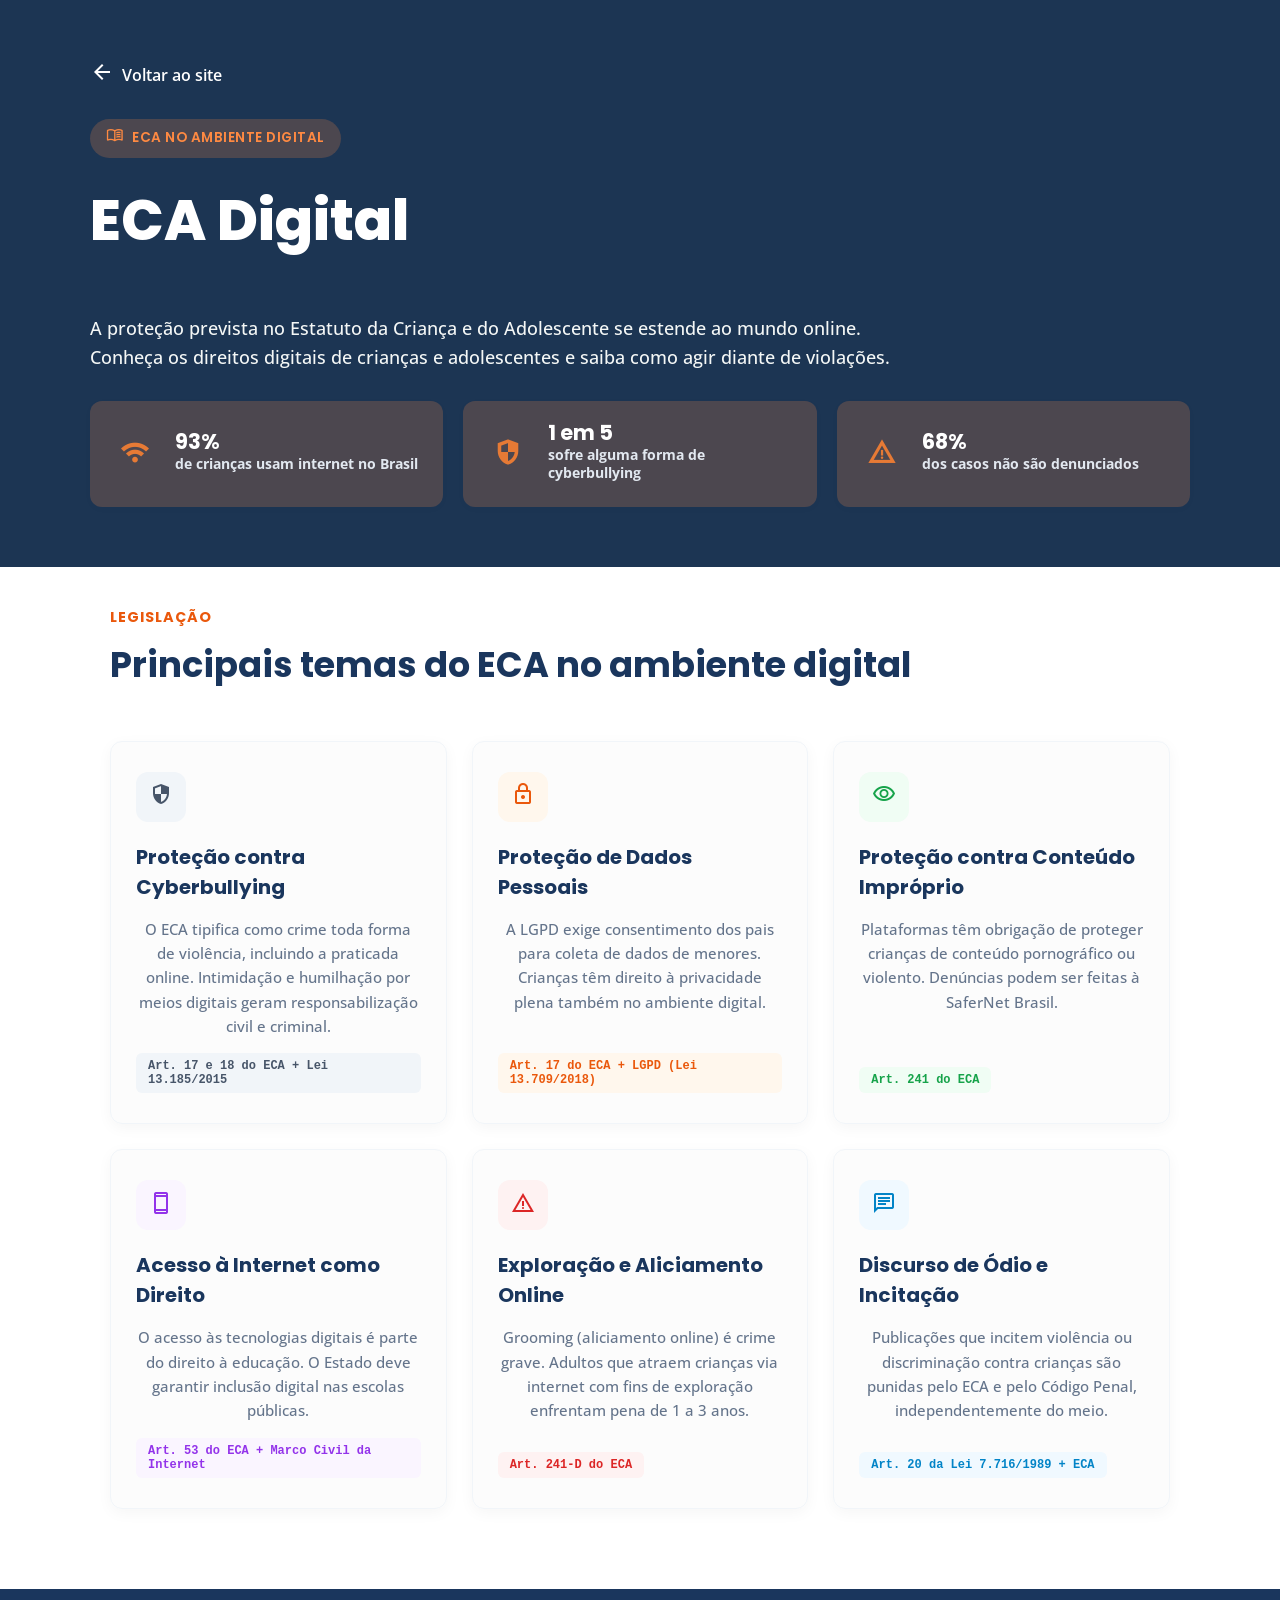
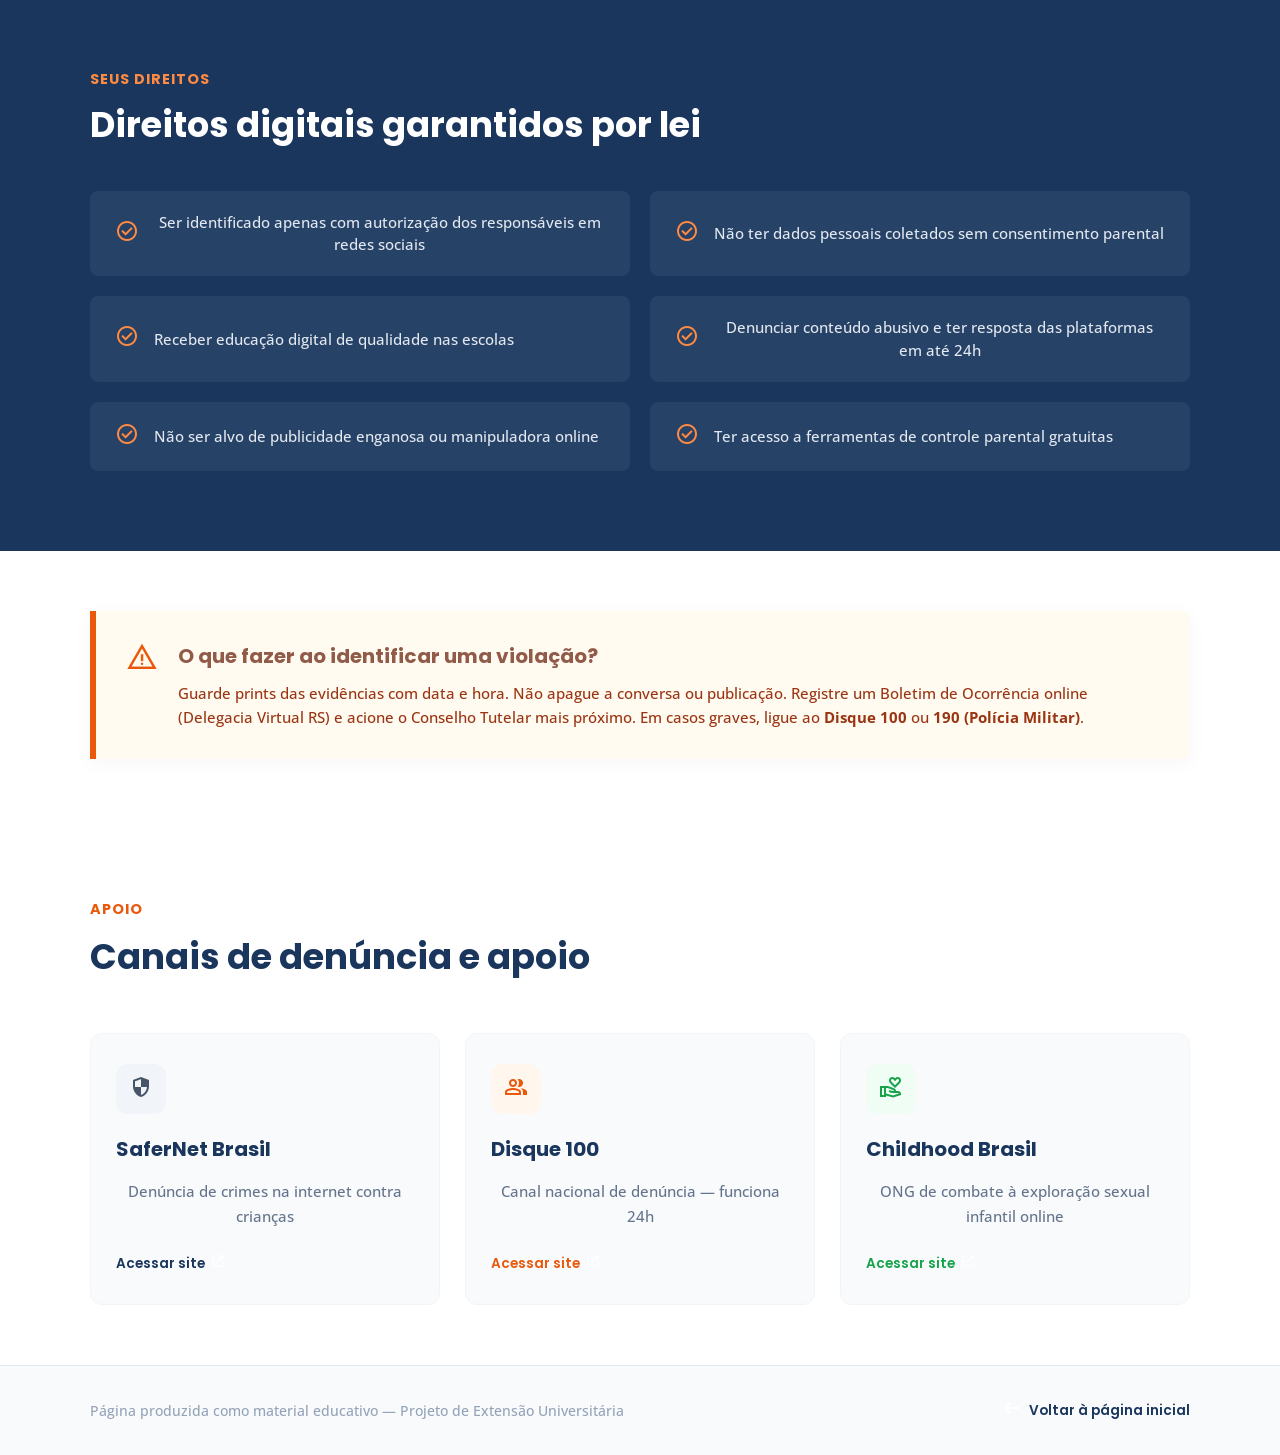
<file: eca-digital.html>
<!doctype html>
<html lang="pt-BR">
  <head>
    <meta charset="UTF-8" />
    <meta name="viewport" content="width=device-width, initial-scale=1.0" />
    <title>ECA Digital - Fundação Pão dos Pobres</title>
    <link
      rel="stylesheet"
      href="https://fonts.googleapis.com/css2?family=Material+Symbols+Outlined:opsz,wght,FILL,GRAD@24,400,0,0"
    />
    <link
      href="https://fonts.googleapis.com/css2?family=Open+Sans:ital,wght@0,300..800;1,300..800&family=Poppins:ital,wght@0,100..900;1,100..900&display=swap"
      rel="stylesheet"
    />
    <link rel="stylesheet" href="style.css" />
  </head>
  <body>
    <main>
      <section class="hero-eca-digital">
        <div class="container-hero-digital">
          <a href="index.html" class="link-voltar-escuro">
            <span class="material-symbols-outlined">arrow_back</span>
            Voltar ao site
          </a>

          <div class="tag-digital">
            <span class="material-symbols-outlined">menu_book</span>
            ECA NO AMBIENTE DIGITAL
          </div>

          <h1>ECA Digital</h1>
          <p class="descricao-hero-digital">
            A proteção prevista no Estatuto da Criança e do Adolescente se
            estende ao mundo online. Conheça os direitos digitais de crianças e
            adolescentes e saiba como agir diante de violações.
          </p>

          <div class="stats-grid-digital">
            <div class="stat-card">
              <div class="stat-icon-bg">
                <span class="material-symbols-outlined">wifi</span>
              </div>
              <div class="stat-text">
                <strong>93%</strong>
                <span>de crianças usam internet no Brasil</span>
              </div>
            </div>

            <div class="stat-card">
              <div class="stat-icon-bg">
                <span class="material-symbols-outlined">security</span>
              </div>
              <div class="stat-text">
                <strong>1 em 5</strong>
                <span>sofre alguma forma de cyberbullying</span>
              </div>
            </div>

            <div class="stat-card">
              <div class="stat-icon-bg">
                <span class="material-symbols-outlined">warning</span>
              </div>
              <div class="stat-text">
                <strong>68%</strong>
                <span>dos casos não são denunciados</span>
              </div>
            </div>
          </div>
        </div>
      </section>

      <section class="secao-temas-digitais">
        <div class="cabecalho-secao">
          <span
            style="
              font-family: &quot;Poppins&quot;, sans-serif;
              color: #ea580c;
              font-weight: bold;
              font-size: 0.9rem;
              letter-spacing: 1px;
              text-transform: uppercase;
            "
            >Legislação</span
          >
          <h2>Principais temas do ECA no ambiente digital</h2>
        </div>

        <div class="grid-temas-digitais">
          <div class="card-tema-digital">
            <div class="icone-bg bg-cinza">
              <span class="material-symbols-outlined">security</span>
            </div>
            <h3>Proteção contra Cyberbullying</h3>
            <p>
              O ECA tipifica como crime toda forma de violência, incluindo a
              praticada online. Intimidação e humilhação por meios digitais
              geram responsabilização civil e criminal.
            </p>
            <div class="badge-lei badge-cinza">
              Art. 17 e 18 do ECA + Lei 13.185/2015
            </div>
          </div>

          <div class="card-tema-digital">
            <div class="icone-bg bg-laranja">
              <span class="material-symbols-outlined">lock</span>
            </div>
            <h3>Proteção de Dados Pessoais</h3>
            <p>
              A LGPD exige consentimento dos pais para coleta de dados de
              menores. Crianças têm direito à privacidade plena também no
              ambiente digital.
            </p>
            <div class="badge-lei badge-laranja">
              Art. 17 do ECA + LGPD (Lei 13.709/2018)
            </div>
          </div>

          <div class="card-tema-digital">
            <div class="icone-bg bg-verde">
              <span class="material-symbols-outlined">visibility</span>
            </div>
            <h3>Proteção contra Conteúdo Impróprio</h3>
            <p>
              Plataformas têm obrigação de proteger crianças de conteúdo
              pornográfico ou violento. Denúncias podem ser feitas à SaferNet
              Brasil.
            </p>
            <div class="badge-lei badge-verde">Art. 241 do ECA</div>
          </div>

          <div class="card-tema-digital">
            <div class="icone-bg bg-roxo">
              <span class="material-symbols-outlined">smartphone</span>
            </div>
            <h3>Acesso à Internet como Direito</h3>
            <p>
              O acesso às tecnologias digitais é parte do direito à educação. O
              Estado deve garantir inclusão digital nas escolas públicas.
            </p>
            <div class="badge-lei badge-roxo">
              Art. 53 do ECA + Marco Civil da Internet
            </div>
          </div>

          <div class="card-tema-digital">
            <div class="icone-bg bg-vermelho">
              <span class="material-symbols-outlined">warning</span>
            </div>
            <h3>Exploração e Aliciamento Online</h3>
            <p>
              Grooming (aliciamento online) é crime grave. Adultos que atraem
              crianças via internet com fins de exploração enfrentam pena de 1 a
              3 anos.
            </p>
            <div class="badge-lei badge-vermelho">Art. 241-D do ECA</div>
          </div>

          <div class="card-tema-digital">
            <div class="icone-bg bg-azul">
              <span class="material-symbols-outlined">chat</span>
            </div>
            <h3>Discurso de Ódio e Incitação</h3>
            <p>
              Publicações que incitem violência ou discriminação contra crianças
              são punidas pelo ECA e pelo Código Penal, independentemente do
              meio.
            </p>
            <div class="badge-lei badge-azul">
              Art. 20 da Lei 7.716/1989 + ECA
            </div>
          </div>
        </div>
      </section>

      <section class="secao-direitos-digitais">
        <div class="container-direitos">
          <div class="cabecalho-direitos">
            <span class="tag-seus-direitos">Seus Direitos</span>
            <h2>Direitos digitais garantidos por lei</h2>
          </div>

          <div class="grid-lista-direitos">
            <div class="item-direito">
              <span class="material-symbols-outlined icone-check"
                >check_circle</span
              >
              <p>
                Ser identificado apenas com autorização dos responsáveis em
                redes sociais
              </p>
            </div>
            <div class="item-direito">
              <span class="material-symbols-outlined icone-check"
                >check_circle</span
              >
              <p>Não ter dados pessoais coletados sem consentimento parental</p>
            </div>
            <div class="item-direito">
              <span class="material-symbols-outlined icone-check"
                >check_circle</span
              >
              <p>Receber educação digital de qualidade nas escolas</p>
            </div>
            <div class="item-direito">
              <span class="material-symbols-outlined icone-check"
                >check_circle</span
              >
              <p>
                Denunciar conteúdo abusivo e ter resposta das plataformas em até
                24h
              </p>
            </div>
            <div class="item-direito">
              <span class="material-symbols-outlined icone-check"
                >check_circle</span
              >
              <p>Não ser alvo de publicidade enganosa ou manipuladora online</p>
            </div>
            <div class="item-direito">
              <span class="material-symbols-outlined icone-check"
                >check_circle</span
              >
              <p>Ter acesso a ferramentas de controle parental gratuitas</p>
            </div>
          </div>
        </div>
      </section>

      <section class="secao-alerta-violacao">
        <div class="container-alerta">
          <div class="caixa-alerta">
            <div class="alerta-icone">
              <span class="material-symbols-outlined">warning</span>
            </div>
            <div class="alerta-conteudo">
              <h3>O que fazer ao identificar uma violação?</h3>
              <p>
                Guarde prints das evidências com data e hora. Não apague a
                conversa ou publicação. Registre um Boletim de Ocorrência online
                (Delegacia Virtual RS) e acione o Conselho Tutelar mais próximo.
                Em casos graves, ligue ao <strong>Disque 100</strong> ou
                <strong>190 (Polícia Militar)</strong>.
              </p>
            </div>
          </div>
        </div>
      </section>
      <section class="secao-apoio">
        <div class="container-apoio">
          <div class="cabecalho-secao">
            <span
              style="
                font-family: &quot;Poppins&quot;, sans-serif;
                color: #ea580c;
                font-weight: bold;
                font-size: 0.9rem;
                letter-spacing: 1px;
                text-transform: uppercase;
              "
              >Apoio</span
            >
            <h2>Canais de denúncia e apoio</h2>
          </div>

          <div class="grid-canais-apoio">
            <div class="card-apoio">
              <div class="icone-bg bg-cinza">
                <span class="material-symbols-outlined">security</span>
              </div>
              <h3>SaferNet Brasil</h3>
              <p>Denúncia de crimes na internet contra crianças</p>
              <a
                href="https://new.safernet.org.br/"
                target="_blank"
                class="link-externo link-cinza"
                >Acessar site
                <span class="material-symbols-outlined">open_in_new</span></a
              >
            </div>

            <div class="card-apoio">
              <div class="icone-bg bg-laranja">
                <span class="material-symbols-outlined">group</span>
              </div>
              <h3>Disque 100</h3>
              <p>Canal nacional de denúncia — funciona 24h</p>
              <a
                href="https://www.gov.br/mdh/pt-br/ondh"
                target="_blank"
                class="link-externo link-laranja"
                >Acessar site
                <span class="material-symbols-outlined">open_in_new</span></a
              >
            </div>

            <div class="card-apoio">
              <div class="icone-bg bg-verde">
                <span class="material-symbols-outlined"
                  >volunteer_activism</span
                >
              </div>
              <h3>Childhood Brasil</h3>
              <p>ONG de combate à exploração sexual infantil online</p>
              <a
                href="https://www.childhood.org.br/"
                target="_blank"
                class="link-externo link-verde"
                >Acessar site
                <span class="material-symbols-outlined">open_in_new</span></a
              >
            </div>
          </div>
        </div>
      </section>
    </main>
    <footer class="rodape-simples">
      <div class="container-rodape">
        <p>
          Página produzida como material educativo — Projeto de Extensão
          Universitária
        </p>
        <a href="index.html" class="link-voltar-rodape">
          <span class="material-symbols-outlined">arrow_left_alt</span> Voltar à
          página inicial
        </a>
      </div>
    </footer>
  </body>
</html>
</file>
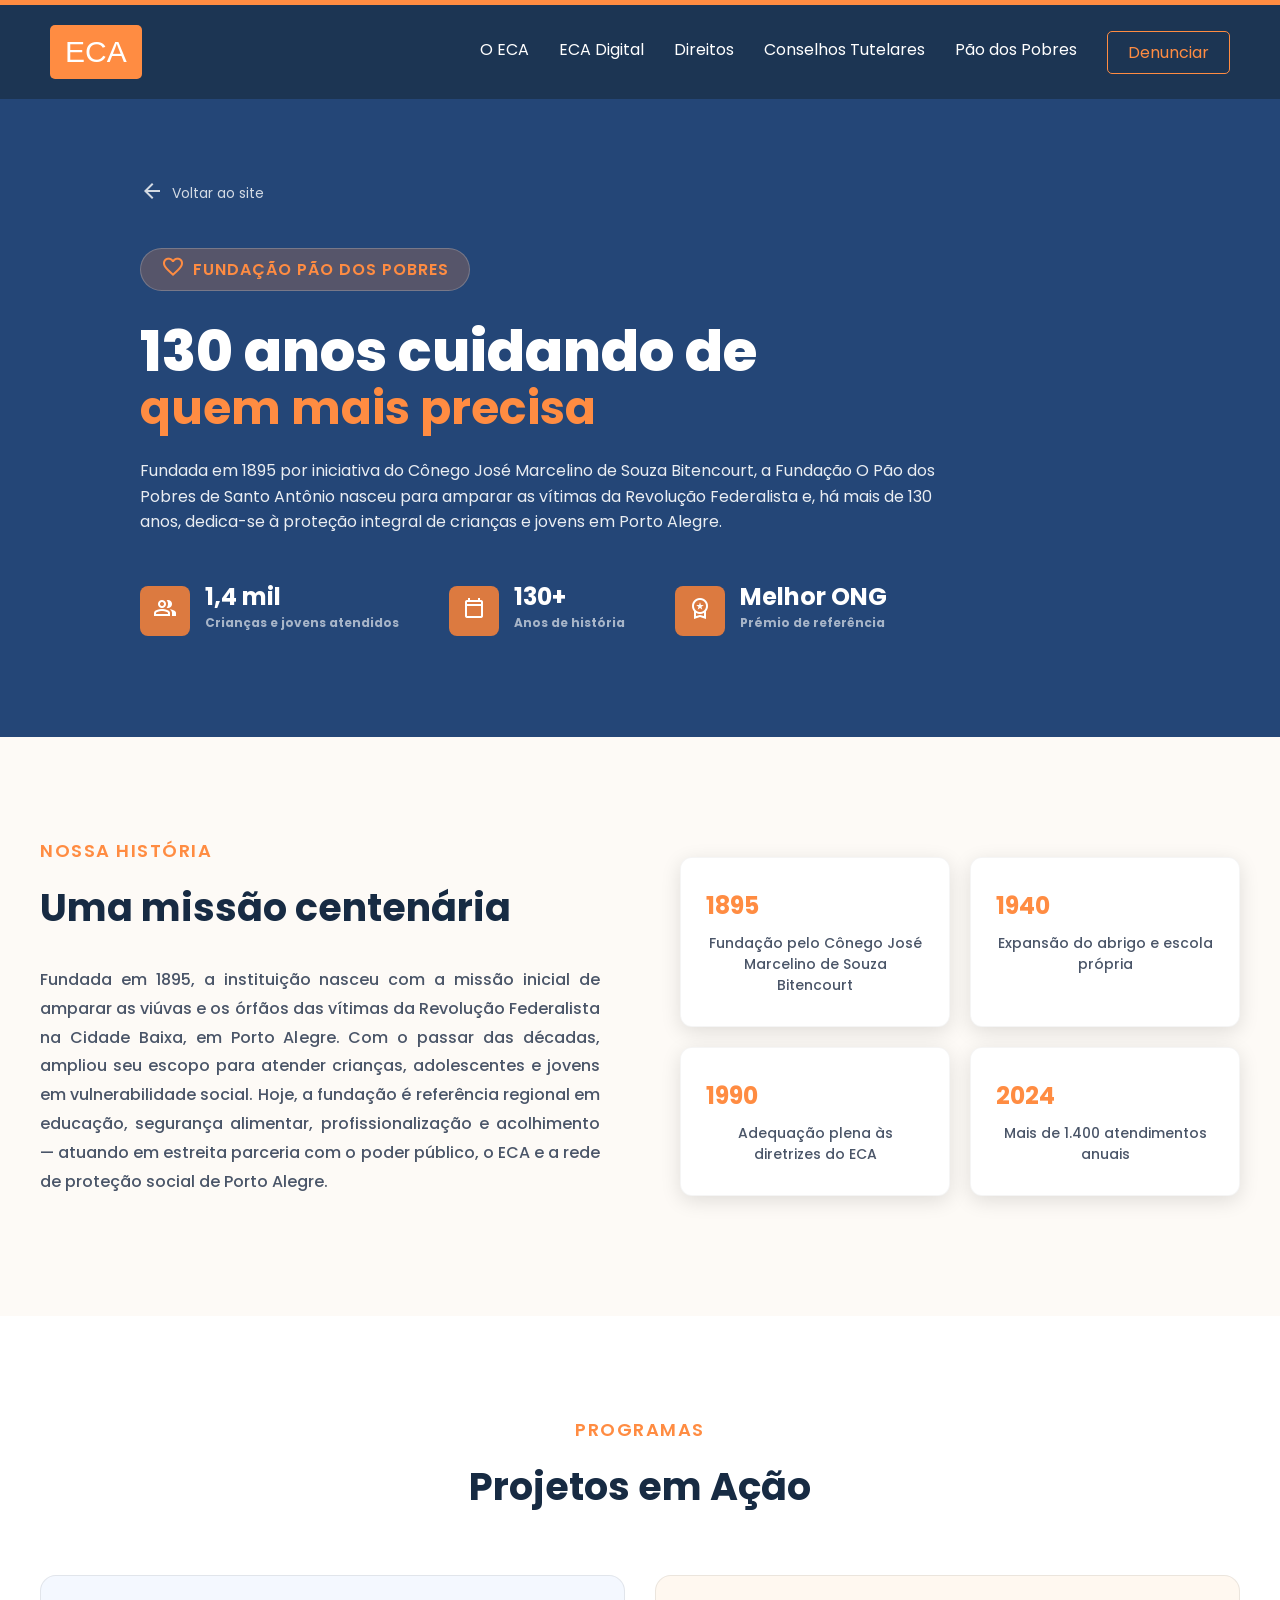
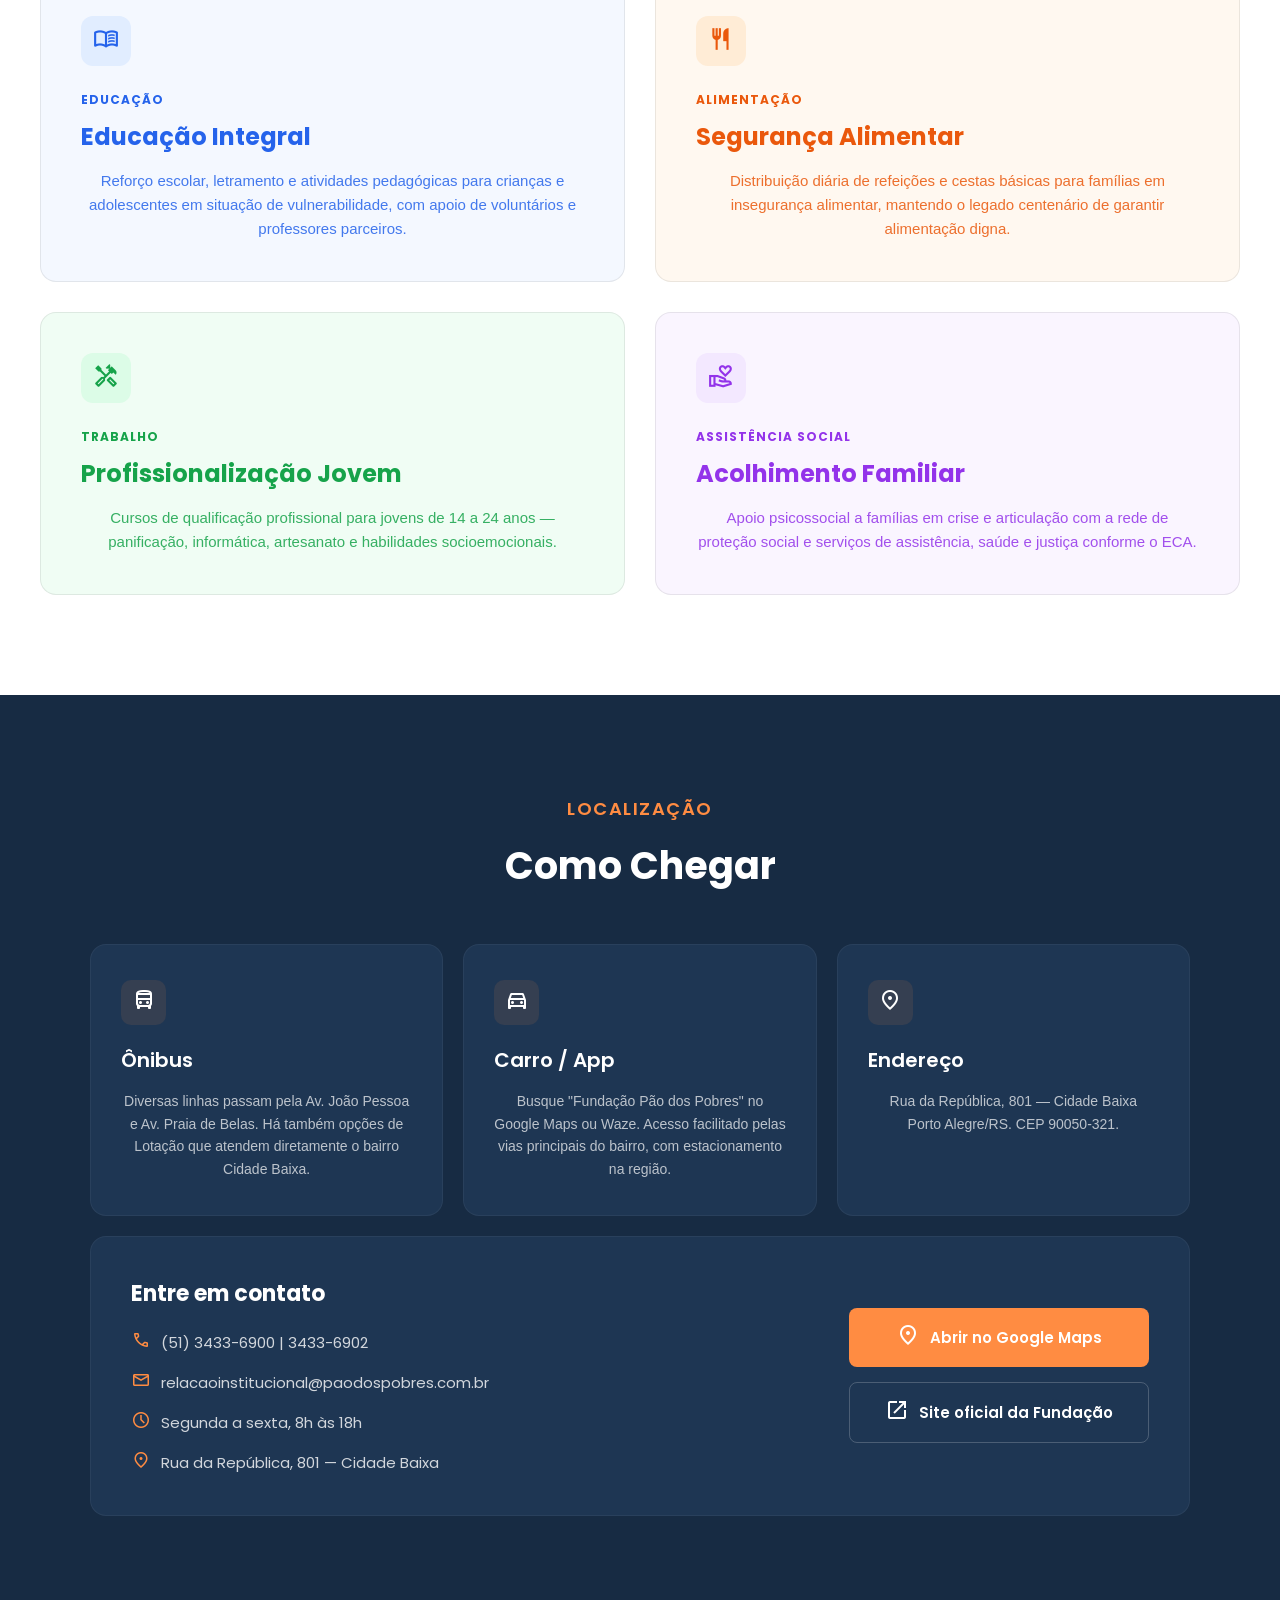
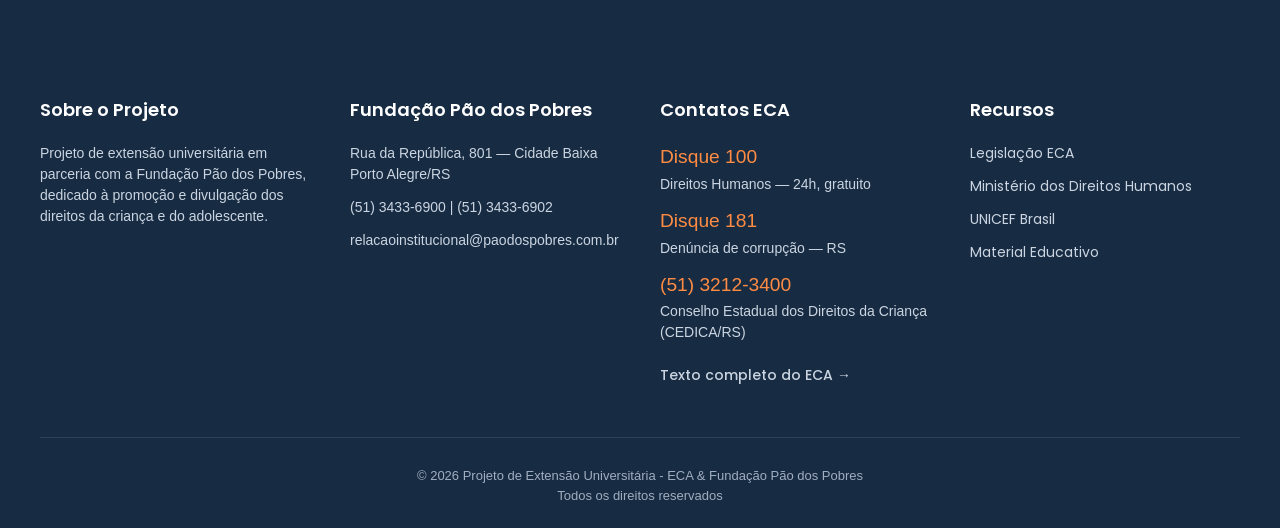
<file: fundacao.html>
<!doctype html>
<html lang="pt-BR">
  <head>
    <meta charset="UTF-8" />
    <meta name="viewport" content="width=device-width, initial-scale=1.0" />
    <title>Fundação Pão dos Pobres - ECA</title>

    <link rel="preconnect" href="https://fonts.googleapis.com" />
    <link rel="preconnect" href="https://fonts.gstatic.com" crossorigin />
    <link
      rel="stylesheet"
      href="https://fonts.googleapis.com/css2?family=Material+Symbols+Outlined:opsz,wght,FILL,GRAD@24,400,0,0"
    />
    <link
      href="https://fonts.googleapis.com/css2?family=Open+Sans:ital,wght@0,300..800;1,300..800&family=Poppins:ital,wght@0,100;0,200;0,300;0,400;0,500;0,600;0,700;0,800;0,900;1,100;1,200;1,300;1,400;1,500;1,600;1,700;1,800;1,900&display=swap"
      rel="stylesheet"
    />

    <link rel="stylesheet" href="style.css" />
  </head>
  <body>
    <nav class="barra-navegacao">
      <div class="area-logo">
        <div class="texto-logo">
          <p>ECA</p>
        </div>
      </div>
      <div class="menu-navegacao">
        <a href="index.html">O ECA</a>
        <a href="eca-digital.html">ECA Digital</a>
        <a href="index.html#direitos">Direitos</a>
        <a href="index.html#conselhos-tutelares">Conselhos Tutelares</a>
        <a href="#">Pão dos Pobres</a>
        <a href="index.html#denunciar" class="btn-denunciar">Denunciar</a>
      </div>
    </nav>

    <main>
      <section class="hero-fundacao">
        <div class="container-hero">
          <a href="index.html" class="link-voltar">
            <span class="material-symbols-outlined">arrow_back</span>
            Voltar ao site
          </a>

          <div class="tag-fundacao">
            <span class="material-symbols-outlined">favorite</span>
            FUNDAÇÃO PÃO DOS POBRES
          </div>

          <h1>
            130 anos cuidando de<br /><span class="texto-laranja-hero"
              >quem mais precisa</span
            >
          </h1>

         <p class="descricao-hero">Fundada em 1895 por iniciativa do Cônego José Marcelino de Souza Bitencourt, a Fundação O Pão dos Pobres de Santo Antônio nasceu para amparar as vítimas da Revolução Federalista e, há mais de 130 anos, dedica-se à proteção integral de crianças e jovens em Porto Alegre.</p>

          <div class="linha-estatisticas">
            <div class="item-estatistica">
              <div class="icone-caixa">
                <span class="material-symbols-outlined">group</span>
              </div>
              <div class="texto-estatistica">
                <strong>1,4 mil</strong>
                <span>Crianças e jovens atendidos</span>
              </div>
            </div>

            <div class="item-estatistica">
              <div class="icone-caixa">
                <span class="material-symbols-outlined">calendar_today</span>
              </div>
              <div class="texto-estatistica">
                <strong>130+</strong>
                <span>Anos de história</span>
              </div>
            </div>

            <div class="item-estatistica">
              <div class="icone-caixa">
                <span class="material-symbols-outlined">workspace_premium</span>
              </div>
              <div class="texto-estatistica">
                <strong>Melhor ONG</strong>
                <span>Prémio de referência</span>
              </div>
            </div>
          </div>
        </div>
      </section>

      <section class="secao-missao">
        <div class="container-grid-missao">
          <div class="coluna-texto-missao">
            <span class="kicker-laranja">Nossa História</span>
            <h2>Uma missão centenária</h2>
            <p>
              Fundada em 1895, a instituição nasceu com a missão inicial de
              amparar as viúvas e os órfãos das vítimas da Revolução Federalista
              na Cidade Baixa, em Porto Alegre. Com o passar das décadas,
              ampliou seu escopo para atender crianças, adolescentes e jovens em
              vulnerabilidade social. Hoje, a fundação é referência regional em
              educação, segurança alimentar, profissionalização e acolhimento —
              atuando em estreita parceria com o poder público, o ECA e a rede
              de proteção social de Porto Alegre.
            </p>
          </div>

          <div class="coluna-cards-missao">
            <div class="card-ano">
              <span class="ano-destaque">1895</span>
              <p>Fundação pelo Cônego José Marcelino de Souza Bitencourt</p>
            </div>

            <div class="card-ano">
              <span class="ano-destaque">1940</span>
              <p>Expansão do abrigo e escola própria</p>
            </div>

            <div class="card-ano">
              <span class="ano-destaque">1990</span>
              <p>Adequação plena às diretrizes do ECA</p>
            </div>

            <div class="card-ano">
              <span class="ano-destaque">2024</span>
              <p>Mais de 1.400 atendimentos anuais</p>
            </div>
          </div>
        </div>
      </section>

      <section class="secao-programas">
        <div class="cabecalho-programas">
          <span class="kicker-laranja">PROGRAMAS</span>
          <h2>Projetos em Ação</h2>
        </div>

        <div class="grid-programas">
          <div class="card-projeto card-azul">
            <div class="icone-projeto">
              <span class="material-symbols-outlined">menu_book</span>
            </div>
            <span class="categoria-projeto">Educação</span>
            <h3>Educação Integral</h3>
            <p>
              Reforço escolar, letramento e atividades pedagógicas para crianças
              e adolescentes em situação de vulnerabilidade, com apoio de
              voluntários e professores parceiros.
            </p>
          </div>

          <div class="card-projeto card-laranja">
            <div class="icone-projeto">
              <span class="material-symbols-outlined">restaurant</span>
            </div>
            <span class="categoria-projeto">Alimentação</span>
            <h3>Segurança Alimentar</h3>
            <p>
              Distribuição diária de refeições e cestas básicas para famílias em
              insegurança alimentar, mantendo o legado centenário de garantir
              alimentação digna.
            </p>
          </div>

          <div class="card-projeto card-verde">
            <div class="icone-projeto">
              <span class="material-symbols-outlined">handyman</span>
            </div>
            <span class="categoria-projeto">Trabalho</span>
            <h3>Profissionalização Jovem</h3>
            <p>
              Cursos de qualificação profissional para jovens de 14 a 24 anos —
              panificação, informática, artesanato e habilidades
              socioemocionais.
            </p>
          </div>

          <div class="card-projeto card-roxo">
            <div class="icone-projeto">
              <span class="material-symbols-outlined">volunteer_activism</span>
            </div>
            <span class="categoria-projeto">Assistência Social</span>
            <h3>Acolhimento Familiar</h3>
            <p>
              Apoio psicossocial a famílias em crise e articulação com a rede de
              proteção social e serviços de assistência, saúde e justiça
              conforme o ECA.
            </p>
          </div>
        </div>
      </section>

      

      <section class="secao-localizacao">
        
        <div class="cabecalho-localizacao">
          <span class="kicker-laranja">LOCALIZAÇÃO</span>
          <h2>Como Chegar</h2>
        </div>

        <div class="container-localizacao">
          
          <!-- Grelha de 3 Cartões Superiores -->
          <div class="grid-cards-loc">
            
            <div class="card-loc">
              <div class="icone-loc"><span class="material-symbols-outlined">directions_bus</span></div>
              <h3>Ônibus</h3>
              <p>Diversas linhas passam pela Av. João Pessoa e Av. Praia de Belas. Há também opções de Lotação que atendem diretamente o bairro Cidade Baixa.</p>
            </div>

            <div class="card-loc">
              <div class="icone-loc"><span class="material-symbols-outlined">directions_car</span></div>
              <h3>Carro / App</h3>
              <p>Busque "Fundação Pão dos Pobres" no Google Maps ou Waze. Acesso facilitado pelas vias principais do bairro, com estacionamento na região.</p>
            </div>

            <div class="card-loc">
              <div class="icone-loc"><span class="material-symbols-outlined">location_on</span></div>
              <h3>Endereço</h3>
              <p>Rua da República, 801 — Cidade Baixa<br>Porto Alegre/RS. CEP 90050-321.</p>
            </div>

          </div>

          <!-- Cartão Amplo Inferior (Contato e Botões) -->
          <div class="card-contato-amplo">
            
            <div class="info-contato">
              <h3>Entre em contato</h3>
              <ul>
                <li><span class="material-symbols-outlined">call</span> (51) 3433-6900 | 3433-6902</li>
                <li><span class="material-symbols-outlined">mail</span> relacaoinstitucional@paodospobres.com.br</li>
                <li><span class="material-symbols-outlined">schedule</span> Segunda a sexta, 8h às 18h</li>
                <li><span class="material-symbols-outlined">location_on</span> Rua da República, 801 — Cidade Baixa</li>
              </ul>
            </div>

            <div class="botoes-contato">
              <a href="https://maps.app.goo.gl/exemplo-maps" target="_blank" class="btn-primario-loc">
                <span class="material-symbols-outlined">location_on</span> Abrir no Google Maps
              </a>
              <a href="https://www.paodospobres.org.br" target="_blank" class="btn-secundario-loc">
                <span class="material-symbols-outlined">open_in_new</span> Site oficial da Fundação
              </a>
            </div>

          </div>

        </div>
      </section>

      
    </main>

    <footer class="rodape-principal">
        
        <div class="grid-rodape">
            
            <div class="coluna-rodape">
                <h4>Sobre o Projeto</h4>
                <p>Projeto de extensão universitária em parceria com a Fundação Pão dos Pobres, dedicado à promoção e divulgação dos direitos da criança e do adolescente.</p>
            </div>

            <div class="coluna-rodape">
                <h4>Fundação Pão dos Pobres</h4>
                <p>Rua da República, 801 — Cidade Baixa<br>Porto Alegre/RS</p>
                <p>(51) 3433-6900 | (51) 3433-6902</p>
                <p>relacaoinstitucional@paodospobres.com.br</p>
            </div>

            <div class="coluna-rodape">
                <h4>Contatos ECA</h4>
                <p><span class="texto-laranja">Disque 100</span>Direitos Humanos — 24h, gratuito</p>
                <p><span class="texto-laranja">Disque 181</span>Denúncia de corrupção — RS</p>
                <p><span class="texto-laranja">(51) 3212-3400</span>Conselho Estadual dos Direitos da Criança (CEDICA/RS)</p>
                <a href="https://www.planalto.gov.br/ccivil_03/leis/l8069.htm" target="_blank" class="link-laranja-rodape">Texto completo do ECA &rarr;</a>
            </div>

            <div class="coluna-rodape">
                <h4>Recursos</h4>
                <ul class="lista-recursos">
                    <li><a href="https://www.planalto.gov.br/ccivil_03/leis/l8069.htm" target="_blank">Legislação ECA</a></li>
                    <li><a href="https://www.gov.br/mdh/pt-br" target="_blank">Ministério dos Direitos Humanos</a></li>
                    <li><a href="https://www.unicef.org/brazil/" target="_blank">UNICEF Brasil</a></li>
                    <li><a href="https://www.unicef.org/brazil/relatorios/estatuto-da-crianca-e-do-adolescente-turma-da-monica" target="_blank">Material Educativo</a></li>
                </ul>
            </div>

        </div> 
        <div class="rodape-bottom">
            <p>&copy; 2026 Projeto de Extensão Universitária - ECA & Fundação Pão dos Pobres</p>
            <p>Todos os direitos reservados</p>
        </div>
        
    </footer>
  </body>
</html>
</file>
<file: style.css>
html {
  scroll-behavior: smooth;
}

* {
  box-sizing: border-box;
  margin: 0;
  padding: 0;
}

.cabecalho-principal {
  background:
    linear-gradient(rgba(0, 0, 0, 0.747), rgba(8, 10, 12, 0.637)),
    url("grupo-crianças-correndo.jpg");
  background-size: cover;
  background-position: center;
  background-blend-mode: multiply;
  color: #ffffff;
  padding: 80px 20px;
  text-align: left;
}

.barra-navegacao {
  display: flex;
  justify-content: space-between;
  align-items: center;
  padding: 20px 50px;
  background-color: #1c3553;
  border-top: 5px solid #ff8c42;
  position: sticky;
  top: 0;
  z-index: 1000;
}

.menu-navegacao {
  display: flex;
  gap: 30px;
  align-items: center;
}
a {
  text-decoration: none;
  color: white;
  font-family: "Poppins", sans-serif;
}

.menu-navegacao a:not(.btn-denunciar) {
  position: relative;
  text-decoration: none;
  color: white;
  font-family: "Poppins", sans-serif;
  padding-bottom: 5px;
}

.menu-navegacao a:not(.btn-denunciar)::after {
  content: ""; 
  position: absolute;
  left: 0; 
  bottom: 0; 
  height: 2px;
  background-color: #ff8c42;
  width: 0%;
  transition: width 0.3s ease;
}

.menu-navegacao a:not(.btn-denunciar):hover::after {
  width: 100%; 
}

.link-menu-header:hover {
  color: #ff8c42;
}

.area-destaque {
  display: flex;
  flex-direction: column;
  align-items: center;
  gap: 30px;
  padding-bottom: 60px;
}

.btn-saiba-mais {
  background-color: #ff8c42;
  color: white;
  padding: 12px 30px;
  border-radius: 5px;
  font-weight: bold;
}

.texto-logo {
  background-color: #ff8c42;
  padding: 10px 15px;
  border-radius: 5px;
  font-weight: bold;
  display: flex;
  align-items: center;
  justify-content: center;
}

.texto-logo p {
  color: white;
  margin: 0;
}

.btn-denunciar {
  border: 1px solid #ff8c42;
  padding: 8px 20px;
  border-radius: 5px;
  color: #ff8c42;
  transition: all 0.3s ease;
}

.btn-denunciar:hover {
  background-color: #ff8c42;
  color: white;
}

.container {
  max-width: 1000px;
  margin: 0 auto;
}

.subtitulo-header {
  text-align: center;
  color: #e2e8f0;
}

h1 {
  text-align: center;
  color: #ffffff;
  font-family: "Poppins", sans-serif;
  font-size: 28px;
  margin-bottom: 20px;
  margin-top: 20px;
  font-weight: 400;
}

h2 {
  text-align: center;
  color: rgb(255, 255, 255);
  font-family: "Poppins", sans-serif;
  font-size: 18px;
  margin-bottom: 10px;
  font-weight: 400;
  margin-top: 5px;
}

body {
  background-color: #ffffff;
  margin: 0;
  color: black;
}

p {
  text-align: center;
  color: #1a3a5a;
  font-size: 30px;
  font-family: "Segoe UI", sans-serif;
  margin-bottom: 10px;
  margin-top: 30px;
  font-weight: 500;
}

.main {
  display: grid;
  grid-template-columns: repeat(2, 1fr);
  gap: 30px;
  max-width: 1300px; 
  margin: 0 auto; 
  padding: 20px;
  background-color: #ffffff;
}

.card {
  width: 100%;
  border-radius: 15px;
  border: 1.5px solid #f4eeeb;
  border-width: 2px;
  padding: 25px;
  background-color: rgba(255, 255, 255, 0.703);
  box-shadow: 0 8px 15px rgba(179, 162, 162, 0.05);
  transition: box-shadow 0.3s ease;
  text-align: left;
}
.card:hover {
  box-shadow: 0 12px 25px rgba(90, 95, 111, 0.181);
  border-color: #ff8c42;
}

.card-header {
  display: flex;
  align-items: center;
  gap: 40px;
  margin-bottom: 15px;
  font-family: "Segoe UI", sans-serif;
}

.icone-card {
  background-color: #fff0e6;
  color: #ff8c42;
  width: 60px;
  height: 60px;
  border-radius: 50%;
  display: flex;
  justify-content: center;
  align-items: center;
  font-size: 32px;
  flex-shrink: 0;
}

.card-title {
  color: #1a3a5a;
  font-size: 1.2rem;
  margin: 0;
  font-family: "Segoe UI", sans-serif;
}

.card-description {
  color: #504d4dd0;
  font-size: 1.1rem;
  line-height: 1.6;
  margin-left: 100px;
  text-align: left;
}

.secao-sobre {
  background-color: #f5f2f2;
  gap: 50px;
  padding: 60px 10%;
  color: #1a3a5a;
}

.secao-sobre h2 {
  color: #1a3a5a;
  font-weight: bold;
  text-align: center;
  font-size: 25px;
  font-family: "Poppins", sans-serif;
}

.coluna-historia h3,
.coluna-impacto h3 {
  color: #1a3a5a;
  font-family: "Poppins", sans-serif;
  font-weight: bolder;
  padding: 40px 20px;
}

.conteudo-sobre {
  display: flex;
  align-items: flex-start;
  gap: 200px;
}

.coluna-historia {
  flex: 1.2;
  text-align: left;
}

.coluna-historia p {
  text-align: left;
  margin-left: 0;
  font-weight: 400;
}

.coluna-impacto {
  flex: 1;
}

.card-pessoas-atendidas,
.card-anos,
.card-programas {
  background-color: white;
  border-radius: 10px;
  box-shadow: 0 4px 15px rgba(0, 0, 0, 0.05);
  margin-bottom: 20px;
  padding: 25px;
  display: flex;
  flex-direction: column;
  align-items: flex-start;
  font-family: "Poppins", sans-serif;
}

span {
  color: #ffffff;
  font-weight: 700;
  font-size: 1.2rem;
  display: block;
  margin-bottom: 5px;
}

.secao-eca-intro {
  background-color: #f4f7f6;
  padding: 80px 20px;
  text-align: center;
}

.container-intro {
  max-width: 800px;
  margin: 0 auto;
}
.tag-lei {
  display: inline-flex;
  align-items: center;
  gap: 8px;
  color: #ff8c42;
  font-weight: bold;
  font-size: 15px;
  letter-spacing: 1px;
  margin-bottom: 20px;
  font-family: "Poppins", sans-serif;
}

.tag-lei span {
  color: #ff8c42;
  font-weight: 300;
}

.secao-eca-intro h2 {
  color: #1c3553;
  font-size: 32px;
  margin-bottom: 25px;
}

.texto-intro {
  color: #504d4dd0;
  font-size: 19px;
  line-height: 1.6;
  font-weight: 490;
  text-align: justify;
}
.container-duas-colunas {
  display: flex;
  gap: 120px;
  max-width: 1300px;
  margin: 60px auto 0 auto;
  text-align: left;
}

.coluna-artigos,
.coluna-historico {
  flex: 1;
}

.item-artigo {
  display: flex;
  gap: 20px;
  align-items: flex-start;
  background-color: white;
  padding: 25px;
  border-radius: 10px;
  box-shadow: 0 4px 15px rbga (0, 0, 0, 0.05);
  margin-bottom: 20px;
}

.tag-artigo {
  background-color: #fff0e6;
  color: #ff8c42;
  padding: 5px 12px;
  border-radius: 5px;
  font-weight: bold;
  font-family: "Poppins", sans-serif;
  font-size: 14px;
  white-space: nowrap;
}

.conteudo-artigo h4 {
  color: #1c3553;
  font-family: "Poppins", sans-serif;
  font-size: 16px;
  margin-top: 0;
  margin-bottom: 8px;
}

.conteudo-artigo p {
  color: #504d4dd0;
  font-size: 14px;
  line-height: 1.6;
  margin: 0;
  text-align: left;
}

.titulo-coluna {
  display: flex;
  align-items: center;
  gap: 10px;
  color: #1c3553;
  font-size: 22px;
  margin-bottom: 30px;
  font-family: "Poppins", sans-serif;
}

.titulo-coluna span {
  color: #ff8c42;
}

.item-historico {
  position: relative;
  border-left: 2px solid #e2e8f0;
  padding-left: 25px;
  padding-bottom: 35px;
}

.item-historico::before {
  content: "";
  position: absolute;
  left: -7px;
  top: 0;
  width: 12px;
  height: 12px;
  background-color: #ff8c42;
  border-radius: 50%;
}
.ano-historico {
  color: #ff8c42;
  font-weight: bold;
  font-family: "Poppins", sans-serif;
  font-size: 16px;
  margin-bottom: 5px;
}

.item-historico p {
  color: #504d4dd0;
  font-size: 15px;
  line-height: 1.5;
  margin: 0;
  text-align: left;
}

.card-curiosidade {
  background-color: #fff8f4;
  border: 1px solid #f2e2d9;
  padding: 25px;
  border-radius: 10px;
  margin-top: 20px;
}

.titulo-curiosidade {
  display: flex;
  align-items: center;
  gap: 8px;
  color: #ff8c42;
  font-family: "Poppins", sans-serif;
  font-size: 16px;
  margin-top: 0;
  margin-bottom: 15px;
}

.card-curiosidade p {
  color: #1c3553;
  font-size: 14.5px;
  line-height: 1.6;
  margin: 0;
  font-weight: 400;
  text-align: left;
}

.card-alerta {
  background-color: #fff0f0;
  border: 1px solid #ffd6d6;
  padding: 25px;
  border-radius: 10px;
  margin-top: 20px;
}

.titulo-alerta {
  display: flex;
  align-items: center;
  gap: 8px;
  color: #e53935;
  font-family: "Poppins", sans-serif;
  font-size: 16px;
  font-weight: 500;
  margin-top: 0;
  margin-bottom: 15px;
}

.titulo-alerta span {
  color: #e53935;
}

.card-alerta p {
  color: #c62828;
  font-size: 14.5px;
  line-height: 1.6;
  margin: 0;
  text-align: left;
  font-weight: 400;
}
.chamada-direitos p {
  margin-top: 70px;
  text-align: center;
  color: #1c3553;
}

.chamada-direitos a {
  color: #ff8c42;
  font-weight: 400;
  text-decoration: none;
}

.secao-conselhos {
  background-color: #f4f7f6;
  padding: 80px 20px;
  text-align: center;
}

.secao-conselhos h2 {
  color: #1c3553;
  margin-bottom: 40px;
  font-weight: bold;
  font-size: 26px;
}

.subtitulo-conselhos {
  text-align: center;
  color: #504d4dd0;
  margin: 0 auto 30px;
  color: #666666;
  font-size: 1.3rem;
  max-width: 800px;
  font-weight: 400;
}

.lista-conselhos-horizontal {
  display: flex;
  flex-direction: column;
  gap: 35px;
  max-width: 900px;
  margin: 0 auto;
}

.card-horizontal {
  display: flex;
  flex-direction: row;
  align-items: center;
  justify-content: space-between;
  background-color: white;
  border: 1px solid #e2e8f0;
  border-radius: 10px;
  box-shadow: 0 4px 15px rgba(0, 0, 0, 0.03);
  padding: 30px;
  transition: all 0.3s ease;
  border: 1.5px solid #f4eeeb;
  border-width: 2px;
}

.card-horizontal:hover {
  box-shadow: 0 12px 25px rgba(90, 95, 111, 0.181);
  border-color: #ff8c42;
}

.bloco-texto {
  flex: 1;
  padding-right: 40px;
  text-align: left;
}
.bloco-texto h3 {
  color: #1a3a5a;
  font-size: 20px;
  margin-top: 0;
  margin-bottom: 15px;
  font-family: "Poppins", sans-serif;
}

.linha-detalhe {
  display: flex;
  gap: 10px;
  margin-bottom: 8px;
  align-items: baseline;
}

.linha-detalhe .rotulo {
  color: #8892a0;
  font-size: 14px;
  min-width: 80px;
  font-family: "Poppins", sans-serif;
  font-weight: 500;
}

.linha-detalhe p {
  color: #1c3553;
  font-size: 14px;
  margin: 0;
}

.bloco-mapa-direito {
  width: 260px;
  height: 160px;
  flex-shrink: 0;
}
.bloco-mapa-direito iframe {
  width: 100%;
  height: 100%;
  border-radius: 12px;
  border: 2px solid #e2e8f0;
  display: block;
}

.cabecalho-denuncia {
  text-align: center;
  margin-bottom: 50px;
  display: flex;
  flex-direction: column;
  align-items: center;
}

.tag-protecao {
  display: inline-flex;
  align-items: center;
  gap: 8px;
  border: 1px solid rgba(255, 140, 66, 0.5);
  background-color: rgba(
    255,
    255,
    255,
    0.05
  );
  color: #ff8c42;
  padding: 6px 20px;
  border-radius: 40px;
  font-family: "Poppins", sans-serif;
  font-size: 16px;
  font-weight: 500;
  letter-spacing: 1px;
  margin-bottom: 20px;
}

.tag-protecao span {
  font-size: 24px;
  color: #ff8c42;
}

.cabecalho-denuncia h2 {
  font-family: "Poppins", sans-serif;
  font-weight: 500;
  font-size: 36px;
  color: white;
  margin: 0 0 15px 0;
}

.cabecalho-denuncia p {
  font-family: "Poppins", sans-serif;
  font-weight: 400;
  color: #cbd5e1;
  max-width: 700px;
  margin: 0 auto; 
  line-height: 1.6;
  font-size: 16px;
}
.secao-denuncia {
  background-color: #1c3553;
  padding: 80px 20px;
  color: white;
  text-align: center;
}

.container-denuncia {
  max-width: 1200px;
  margin: 0 auto; 
}

.grid-denuncia {
  display: grid;
  grid-template-columns: repeat(2, 1fr);
  gap: 30px;
  margin-top: 50px;
}

.card-denuncia {
  background-color: #243f5f;
  padding: 35px;
  border-radius: 12px;
  text-align: left; 
  font-family: "Poppins", sans-serif;
  transition: transform 0.3s ease;
}

.card-denuncia p {
  text-align: left;
  font-family: "Poppins", sans-serif;
  font-size: 15px;
  font-weight: 400;
  color: #cbd5e1;
  line-height: 1.6;
  margin: 0;
}

.card-denuncia h3 {
  font-family: "Poppins", sans-serif;
  font-weight: 500;
  font-size: 26px;
  color: white;
  margin: 20px 0 15px 0;
}

.card-denuncia .icone-card {
  border-radius: 30%;
  color: #ff8c42;
  background-color: #ffa06544;
  margin: left;
}

.card-destaque .icone-card {
  color: white;
  background-color: #e2e8f03f;
}

.card-destaque {
  background-color: #ff8c42;
  text-align: left;
  border: 1px solid rgba(255, 255, 255, 0.15);
  transition:
    background-color 0.3s ease,
    border-color 0.3s ease,
    transform 0.3s ease,
    box-shadow 0.3s ease;
}

.categoria {
  font-size: 14px;
  font-weight: bold;
  opacity: 0.8;
}

.card-denuncia h3 {
  font-size: 24px;
  margin: 10px 0;
}

.card-denuncia:not(.card-destaque) {
  background-color: #2a4365;
  transition:
    background-color 0.3s ease,
    transform 0.3s ease,
    box-shadow 0.3s ease;
  border: 1px solid rgba(255, 255, 255, 0.15);
  transition:
    background-color 0.3s ease,
    border-color 0.3s ease,
    transform 0.3s ease,
    box-shadow 0.3s ease;
}

.card-denuncia:not(.card-destaque):hover {
  background-color: #3f5f8a;
  transform: translateY(-2px);
  box-shadow: 0 8px 15px rgba(0, 0, 0, 0.2);
}

.card-destaque:hover {
  background-color: #ff8a42df;
  transform: translateY(-2px);
  box-shadow: 0 8px 15px rgba(0, 0, 0, 0.2);
}

.card-destaque h3,
.card-destaque p,
.card-destaque .categoria {
  color: white;
}

.link-denuncia {
  display: inline-flex;
  align-items: center;
  font-family: "Poppins", sans-serif;
  font-weight: 600;
  font-size: 15px;
  text-decoration: none;
  gap: 5px;
  margin-top: 15px;
}

.card-denuncia .link-denuncia {
  color: #ff8c42;
}

.card-destaque .link-denuncia {
  color: white;
}

.link-denuncia span {
  transition: transform 0.2s ease;
}

.link-denuncia:hover span {
  transform: translateX(5px);
}

.link-denuncia,
.link-denuncia span {
  color: #ff8c42;
  transition: color 0.3s ease;
}

.card-destaque .link-denuncia,
.card-destaque .link-denuncia span {
  color: white;
}

.rodape-principal {
  background-color: #172b43;
  padding: 80px 20px 20px 20px;
  margin-top: 0;
  font-family: "Poppins", sans-serif;
}

.grid-rodape {
  text-align: left;
  display: grid;
  grid-template-columns: repeat(4, 1fr);
  gap: 40px;
  max-width: 1200px;
  margin: 0 auto 50px auto;
}

.coluna-rodape h4 {
  color: white;
  font-size: 18px;
  margin: 0 0 20px 0;
  font-weight: 600;
  text-align: left;
}

.coluna-rodape p,
.coluna-rodape li {
  color: #cbd5e1;
  font-size: 14px;
  line-height: 1.5;
  margin: 0 0 12px 0;
  text-align: left;
}

.coluna-rodape p span.texto-laranja {
  display: block;
  margin-bottom: 2px;
}

.lista-recursos {
  list-style: none;
  padding: 0;
  margin: 0;
}

.coluna-rodape a {
  color: #cbd5e1;
  text-decoration: none;
  transition: color 0.3s ease;
}

.coluna-rodape a:hover {
  color: #ff8c42;
}

.texto-laranja {
  color: #ff8c42;
  font-weight: 400;
}

.link-laranja-rodape {
  color: #ff8c42;
  text-decoration: none;
  font-size: 14px;
  font-weight: 500;
  display: inline-block;
  margin-top: 10px;
}

.link-laranja-rodape:hover {
  text-decoration: underline;
}

.rodape-bottom {
  text-align: center;
  border-top: 1px solid rgba(255, 255, 255, 0.1);
  padding-top: 25px;
  max-width: 1200px;
  margin: 0 auto;
}

.rodape-bottom p {
  color: #a0aec0;
  font-size: 13px;
  margin: 5px 0;
}

.hero-fundacao {
  background-color: #244677;
  padding: 80px 20px 100px 20px;
}

.container-hero {
  max-width: 1000px;
  margin: 0 auto;
  display: flex;
  flex-direction: column;
  align-items: flex-start; 
}

.link-voltar {
  display: flex;
  align-items: center;
  gap: 8px;
  color: white;
  text-decoration: none;
  font-family: "Poppins", sans-serif;
  font-size: 14px;
  margin-bottom: 40px;
  opacity: 0.8;
}

.link-voltar:hover {
  opacity: 1;
}

.tag-fundacao {
  display: inline-flex;
  align-items: center;
  gap: 8px;
  border: 1px solid rgba(255, 255, 255, 0.2);
  background-color: #ff8a423b;
  color: #ff8c42;
  padding: 6px 20px;
  border-radius: 50px;
  font-family: "Poppins", sans-serif;
  font-size: 16px;
  font-weight: 600;
  letter-spacing: 1px;
  text-transform: uppercase;
  margin-bottom: 30px;
}

.tag-fundacao span {
  color: #ff8c42;
}

.hero-fundacao h1 {
  font-family: "Poppins", sans-serif;
  color: white;
  font-size: 56px;
  font-weight: 800;
  line-height: 1.1;
  text-align: left;
  margin: 0 0 20px 0;
}

.texto-laranja-hero {
  color: #ff8c42;
  font-size: 46px;
}

/* O Parágrafo */
.descricao-hero {
  font-family: "Poppins", sans-serif;
  color: rgba(255, 255, 255, 0.9);
  font-size: 16px;
  font-weight: 400;
  line-height: 1.6;
  max-width: 800px;
  text-align: left;
  margin: 0 0 50px 0;
}

/*LINHA DE ESTATÍSTICAS*/
.linha-estatisticas {
  display: flex;
  gap: 50px;
}

.item-estatistica {
  display: flex;
  align-items: center;
  gap: 15px;
}

.icone-caixa {
  background-color: #fe8337d8;
  border-radius: 8px;
  width: 50px;
  height: 50px;
  display: flex;
  justify-content: center;
  align-items: center;
  color: #ff8c42;
}

.texto-estatistica {
  display: flex;
  flex-direction: column;
}

.texto-estatistica strong {
  font-family: "Poppins", sans-serif;
  color: white;
  font-size: 24px;
  line-height: 1;
  margin-bottom: 5px;
}

.texto-estatistica span {
  font-family: "Poppins", sans-serif;
  color: rgba(255, 255, 255, 0.6);
  font-size: 12px;
}

/* SEÇÃO: NOSSA MISSÃO E HISTÓRIA*/

.secao-missao {
  background-color: #fdfaf6;
  padding: 100px 20px;
}

.container-grid-missao {
  max-width: 1200px;
  margin: 0 auto;
  display: grid;
  grid-template-columns: 1fr 1fr;
  gap: 80px;
  align-items: center;
}

.kicker-laranja {
  display: block;
  color: #ff8c42;
  font-family: "Poppins", sans-serif;
  font-weight: 600;
  font-size: 18px;
  text-transform: uppercase;
  letter-spacing: 1.5px;
  margin-bottom: 15px;
}

.coluna-texto-missao h2 {
  font-family: "Poppins", sans-serif;
  text-align: left;
  color: #172b43;
  font-size: 38px;
  font-weight: 700;
  margin: 0 0 25px 0;
}

.coluna-texto-missao p {
  font-family: "Poppins", sans-serif;
  color: #4a5568;
  font-size: 16px;
  line-height: 1.8;
  margin-bottom: 20px;
  text-align: justify;
}

.coluna-cards-missao {
  display: grid;
  grid-template-columns: 1fr 1fr;
  gap: 20px;
}

.card-ano {
  background-color: white;
  border: 1px solid rgba(0, 0, 0, 0.04);
  border-radius: 12px;
  padding: 30px 25px;
  box-shadow: 0 5px 20px rgba(0, 0, 0, 0.119);
  transition:
    transform 0.3s ease,
    box-shadow 0.3s ease;
}

.card-ano:hover {
  transform: translateY(-5px);
  box-shadow: 0 8px 25px rgba(0, 0, 0, 0.06);
}

.ano-destaque {
  display: block;
  font-family: "Poppins", sans-serif;
  color: #ff8c42;
  font-size: 24px;
  font-weight: 700;
  margin-bottom: 10px;
}

.card-ano p {
  font-family: "Poppins", sans-serif;
  color: #4a5568;
  font-size: 14px;
  line-height: 1.5;
  margin: 0;
}

/* SEÇÃO: PROJETOS EM AÇÃO*/
.secao-programas {
  background-color: white;
  padding: 100px 20px;
  font-family: "Poppins", sans-serif;
}

.cabecalho-programas {
  text-align: center;
  margin-bottom: 60px;
}

.cabecalho-programas h2 {
  color: #172b43;
  font-size: 38px;
  font-weight: 700;
  margin: 10px 0 0 0;
}

.grid-programas {
  max-width: 1200px;
  margin: 0 auto;
  display: grid;
  grid-template-columns: 1fr 1fr;
  gap: 30px;
}

.card-projeto {
  border-radius: 16px;
  border: 1px solid rgba(0, 0, 0, 0.08);
  padding: 40px;
  display: flex;
  flex-direction: column;
  align-items: flex-start;
  transition:
    transform 0.3s ease,
    box-shadow 0.3s ease;
}

.card-projeto:hover {
  transform: translateY(-5px);
  box-shadow: 0 10px 30px rgba(0, 0, 0, 0.05);
}

.icone-projeto {
  width: 50px;
  height: 50px;
  border-radius: 12px;
  display: flex;
  justify-content: center;
  align-items: center;
  margin-bottom: 25px;
}

.icone-projeto span {
  font-size: 26px;
}

.categoria-projeto {
  font-size: 12px;
  font-weight: 700;
  text-transform: uppercase;
  letter-spacing: 1px;
  margin-bottom: 10px;
}

.card-projeto h3 {
  font-size: 24px;
  font-weight: 700;
  margin: 0 0 15px 0;
}

.card-projeto p {
  font-size: 15px;
  line-height: 1.6;
  margin: 0;
  opacity: 0.85;
}

.card-azul {
  background-color: #f4f8ff;
}
.card-azul .icone-projeto {
  background-color: #e1edff;
  color: #2563eb;
}
.card-azul h3,
.card-azul .categoria-projeto,
.card-azul p {
  color: #2563eb;
}

.card-azul span {
  color: #2563eb;
}

.card-laranja {
  background-color: #fff8f0;
}
.card-laranja .icone-projeto {
  background-color: #ffecd6;
  color: #ea580c;
}
.card-laranja h3,
.card-laranja .categoria-projeto,
.card-laranja p {
  color: #ea580c;
}

.card-laranja span {
  color: #ea580c;
}

.card-verde {
  background-color: #f0fdf4;
}
.card-verde .icone-projeto {
  background-color: #dcfce7;
  color: #16a34a;
}
.card-verde h3,
.card-verde .categoria-projeto,
.card-verde p {
  color: #16a34a;
}

.card-verde span {
  color: #16a34a;
}

.card-roxo {
  background-color: #faf5ff;
}
.card-roxo .icone-projeto {
  background-color: #f3e8ff;
  color: #9333ea;
}

.card-roxo span {
  color: #9333ea;
}

.card-roxo h3,
.card-roxo .categoria-projeto,
.card-roxo p {
  color: #9333ea;
}
.secao-localizacao {
  background-color: #172b43;
  padding: 100px 20px;
  font-family: "Poppins", sans-serif;
}

.cabecalho-localizacao {
  text-align: center;
  margin-bottom: 50px;
}

.cabecalho-localizacao h2 {
  color: white;
  font-size: 38px;
  font-weight: 700;
  margin: 10px 0 0 0;
}

.container-localizacao {
  max-width: 1100px;
  margin: 0 auto;
}

.grid-cards-loc {
  display: grid;
  grid-template-columns: repeat(3, 1fr);
  gap: 20px;
  margin-bottom: 20px;
}

.card-loc {
  background-color: #1e3653;
  border: 1px solid rgba(255, 255, 255, 0.05);
  border-radius: 16px;
  padding: 35px 30px;
  transition: transform 0.3s ease;
}

.card-loc:hover {
  transform: translateY(-5px);
  border-color: rgba(255, 140, 66, 0.3);
}

.icone-loc {
  width: 45px;
  height: 45px;
  background-color: rgba(255, 140, 66, 0.1);
  color: #ff8c42;
  border-radius: 10px;
  display: flex;
  justify-content: center;
  align-items: center;
  margin-bottom: 20px;
}

.card-loc h3 {
  color: white;
  font-size: 20px;
  font-weight: 600;
  margin: 0 0 15px 0;
}

.card-loc p {
  color: rgba(255, 255, 255, 0.7);
  font-size: 14px;
  line-height: 1.6;
  margin: 0;
}

.card-contato-amplo {
  background-color: #1e3653;
  border: 1px solid rgba(255, 255, 255, 0.05);
  border-radius: 16px;
  padding: 40px;
  display: flex;
  justify-content: space-between;
  align-items: center;
  gap: 30px;
}

.info-contato h3 {
  color: white;
  font-size: 22px;
  margin: 0 0 20px 0;
}

.info-contato ul {
  list-style: none;
  padding: 0;
  margin: 0;
  display: flex;
  flex-direction: column;
  gap: 15px;
}

.info-contato li {
  color: rgba(255, 255, 255, 0.8);
  font-size: 15px;
  display: flex;
  align-items: center;
  gap: 10px;
}

.info-contato li span {
  color: #ff8c42;
  font-size: 20px;
}

.botoes-contato {
  display: flex;
  flex-direction: column;
  gap: 15px;
  min-width: 300px;
}

/* Botões do Contato */
.btn-primario-loc,
.btn-secundario-loc {
  display: flex;
  align-items: center;
  justify-content: center;
  gap: 10px;
  padding: 15px 25px;
  border-radius: 8px;
  text-decoration: none;
  font-weight: 600;
  font-size: 15px;
  transition: all 0.3s ease;
}

.btn-primario-loc {
  background-color: #ff8c42;
  color: white;
}

.btn-primario-loc:hover {
  background-color: #e67a35;
}

.btn-secundario-loc {
  background-color: transparent;
  border: 1px solid rgba(255, 255, 255, 0.2);
  color: white;
}

.btn-secundario-loc:hover {
  background-color: rgba(255, 255, 255, 0.05);
  border-color: rgba(255, 255, 255, 0.5);
}

/* HERO: ECA DIGITAL (TOPO DA PÁGINA)*/


/* --- SECÇÃO HERO - ECA DIGITAL --- */
.hero-eca-digital {
  background-color: #1c3553;
  padding: 60px 20px;
  text-align: left !important;
}

.container-hero-digital {
  max-width: 1100px;
  margin: 0 auto;
  display: flex;
  flex-direction: column; 
  align-items: flex-start;
  gap: 20px;
}

.link-voltar-escuro {
  display: inline-flex;
  align-items: center;
  gap: 8px;
  color: #ffffff;
  text-decoration: none;
  font-family: "Open Sans", sans-serif;
  font-weight: 600;
  margin-bottom: 10px;
  transition: color 0.3s ease;
}

.link-voltar-escuro span {
  color: #ffffff;
}
.link-voltar-escuro:hover {
  color: #ea580c;
}

/* Tag / Etiqueta "ECA no ambiente digital" */
.tag-digital {
  display: inline-flex;
  align-items: center;
  gap: 8px;
  background-color: #ff8a4236;
  color: #ff8a42;
  padding: 8px 16px;
  border-radius: 20px;
  font-size: 0.85rem;
  font-weight: 600;
  font-family: "Poppins", sans-serif;
  letter-spacing: 0.5px;
}
.tag-digital span {
  font-size: 1.1rem;
  color: #ff8a42;
}

/* Textos do Hero */
.container-hero-digital h1 {
  color: #ffffff;
  font-family: "Poppins", sans-serif;
  font-size: 3.5rem;
  font-weight: 800;
  margin: 0;
}
.descricao-hero-digital {
  color: #f4f7f6;
  text-align: left;
  font-family: "Open Sans", sans-serif;
  font-size: 1.15rem;
  line-height: 1.6;
  max-width: 800px;
}

/* --- CARDS DE ESTATÍSTICAS --- */
.stats-grid-digital {
  display: grid;
  grid-template-columns: repeat(3, 1fr);
  gap: 20px;
  width: 100%;
}

.stat-card {
  background-color: #ff8a4236;
  border-radius: 12px;
  padding: 20px;
  display: flex;
  align-items: center;
  gap: 15px; 
  box-shadow: 0 2px 10px rgba(0, 0, 0, 0.02);
}

.stat-icon-bg {
  width: 50px;
  height: 50px;
  border-radius: 12px;
  display: flex;
  align-items: center;
  justify-content: center;
  flex-shrink: 0;
}

.stat-icon-bg span {
  font-size: 28px;
  font-weight: bold;
  color: #e67a35;
}

.stat-text {
  display: flex;
  flex-direction: column;
  text-align: left;
}

.stat-text strong {
  color: #ffffff;
  font-family: "Poppins", sans-serif;
  font-size: 1.3rem;
  line-height: 1.2;
}

.stat-text span {
  color: #e2e8f0;
  font-family: "Open Sans", sans-serif;
  font-size: 0.85rem;
  line-height: 1.3;
}

.stat-card,
.card-tema-digital {
  transition:
    transform 0.3s ease,
    box-shadow 0.3s ease !important;
}

.stat-card:hover,
.card-tema-digital:hover {
  transform: translateY(-2px);
  box-shadow: 0 12px 25px rgba(0, 0, 0, 0.15);
}

/*Container principal */
.secao-temas-digitais {
  max-width: 1100px;
  margin: 0 auto;
  padding: 40px 20px; 
}

/* --- CABEÇALHO DA SECÇÃO --- */
.cabecalho-secao {
  display: flex;
  flex-direction: column;
  align-items: flex-start;
  text-align: left !important;
  margin-bottom: 40px;
}

.cabecalho-secao h2 {
  text-align: left !important;
  color: #1a365d !important;
  font-family: "Poppins", sans-serif;
  font-size: 2.2rem !important;
  font-weight: 700;
  margin-top: 5px;
}

/* --- CARDS ECA DIGITAL --- */
.grid-temas-digitais {
  display: grid;
  grid-template-columns: repeat(3, 1fr);
  gap: 25px;
  margin-bottom: 40px;
}

.card-tema-digital {
  background-color: #d4d3d315;
  border-radius: 12px;
  padding: 30px 25px;
  display: flex;
  flex-direction: column;
  gap: 15px;
  text-align: left !important;
  box-shadow: 0 4px 15px rgba(0, 0, 0, 0.04);
  border: 1px solid #f1f5f9;
}

.card-tema-digital h3 {
  color: #1a365d;
  font-family: "Poppins", sans-serif;
  font-size: 1.25rem;
  margin: 0;
}

.card-tema-digital p {
  color: #64748b;
  font-family: "Open Sans", sans-serif;
  font-size: 0.95rem;
  line-height: 1.6;
  margin: 0;
  flex-grow: 1;
}

.icone-bg {
  width: 50px;
  height: 50px;
  border-radius: 12px;
  display: flex;
  align-items: center;
  justify-content: center;
  margin-bottom: 5px;
}
.icone-bg span {
  color: inherit;
}

.badge-lei {
  display: inline-block;
  padding: 6px 12px;
  border-radius: 6px;
  font-family: monospace;
  font-size: 0.75rem;
  font-weight: 600;
  align-self: flex-start;
}

.bg-cinza,
.badge-cinza {
  background-color: #f1f5f9;
  color: #475569;
}
.bg-laranja,
.badge-laranja {
  background-color: #fff7ed;
  color: #ea580c;
}
.bg-verde,
.badge-verde {
  background-color: #f0fdf4;
  color: #16a34a;
}
.bg-roxo,
.badge-roxo {
  background-color: #faf5ff;
  color: #9333ea;
}
.bg-vermelho,
.badge-vermelho {
  background-color: #fef2f2;
  color: #dc2626;
}
.bg-azul,
.badge-azul {
  background-color: #f0f9ff;
  color: #0284c7;
}

/*SECÇÃO: DIREITOS DIGITAIS (Fundo Escuro)*/
.secao-direitos-digitais {
  background-color: #1a365d;
  padding: 80px 20px;
  color: #ffffff;
}

.container-direitos {
  max-width: 1100px;
  margin: 0 auto;
}

.cabecalho-direitos {
  margin-bottom: 40px;
}

.tag-seus-direitos {
  color: #ff8a42;
  font-family: "Poppins", sans-serif;
  font-weight: 700;
  font-size: 0.9rem;
  letter-spacing: 1px;
  text-transform: uppercase;
  display: block;
  margin-bottom: 8px;
}

.cabecalho-direitos h2 {
  text-align: left;
  font-family: "Poppins", sans-serif;
  font-size: 2.2rem;
  font-weight: 700;
  margin: 0;
  color: #ffffff;
}

.grid-lista-direitos {
  display: grid;
  grid-template-columns: repeat(2, 1fr);
  gap: 20px;
}

.item-direito {
  background-color: rgba(
    255,
    255,
    255,
    0.06
  );
  border-radius: 8px;
  padding: 20px 25px;
  display: flex;
  align-items: center;
  gap: 15px;
  transition:
    background-color 0.3s ease,
    transform 0.2s ease;
}

.item-direito:hover {
  background-color: rgba(255, 255, 255, 0.1);
  transform: translateX(
    5px
  ); 
}

.icone-check {
  color: #ff8a42;
  font-size: 24px;
  flex-shrink: 0;
}

.item-direito p {
  margin: 0;
  font-family: "Open Sans", sans-serif;
  font-size: 0.95rem;
  color: #e2e8f0;
  line-height: 1.5;
}

/* SECÇÃO: ALERTA DE VIOLAÇÃO */
.secao-alerta-violacao {
  padding: 60px 20px 80px 20px;
  background-color: #ffffff;
}

.container-alerta {
  max-width: 1100px;
  margin: 0 auto;
}

.caixa-alerta {
  background-color: #fffbf0;
  border-left: 6px solid #ea580c;
  border-radius: 0 8px 8px 0; 
  padding: 30px;
  display: flex;
  gap: 20px;
  align-items: flex-start;
  box-shadow: 0 4px 20px rgba(0, 0, 0, 0.04);
}

.alerta-icone span {
  color: #ea580c;
  font-size: 32px;
}

.alerta-conteudo h3 {
  color: rgb(146 91 73);
  font-family: "Poppins", sans-serif;
  font-size: 1.25rem;
  margin: 0 0 10px 0;
}

.alerta-conteudo p {
  margin: 0;
  text-align: left;
  color: #9a3412;
  font-family: "Open Sans", sans-serif;
  font-size: 0.95rem;
  line-height: 1.6;
}

/* CANAIS DE APOIO */
.secao-apoio {
    padding: 60px 20px;
    background-color: #ffffff;
}

.container-apoio {
    max-width: 1100px;
    margin: 0 auto;
}

.grid-canais-apoio {
    display: grid;
    grid-template-columns: repeat(3, 1fr);
    gap: 25px;
    margin-top: 30px;
}

.card-apoio {
    background-color: #f8fafc;
    border-radius: 12px;
    padding: 30px 25px;
    display: flex;
    flex-direction: column;
    gap: 15px;
    text-align: left;
    border: 1px solid #f1f5f9;
    transition: transform 0.3s ease, box-shadow 0.3s ease;
}

.card-apoio:hover {
    transform: translateY(-8px);
    box-shadow: 0 12px 25px rgba(0, 0, 0, 0.08);
}

.card-apoio h3 {
    color: #1a365d;
    font-family: 'Poppins', sans-serif;
    font-size: 1.25rem;
    margin: 0;
}

.card-apoio p {
    color: #64748b;
    font-family: 'Open Sans', sans-serif;
    font-size: 0.95rem;
    line-height: 1.6;
    margin: 0;
    flex-grow: 1;
}

.link-externo {
    display: inline-flex;
    align-items: center;
    gap: 5px;
    font-family: 'Poppins', sans-serif;
    font-size: 0.85rem;
    font-weight: 600;
    text-decoration: none;
    margin-top: 10px;
}

.link-externo span {
    font-size: 16px;
}

.link-cinza { color: #1a365d; }
.link-laranja { color: #ea580c; }
.link-verde { color: #16a34a; }

/*  Footer */

.rodape-simples {
    background-color: #f8fafc;
    padding: 30px 20px;
    border-top: 1px solid #e2e8f0;
}

.container-rodape {
    max-width: 1100px;
    margin: 0 auto;
    display: flex;
    justify-content: space-between;
    align-items: center;
}

.container-rodape p {
    color: #94a3b8;
    font-family: 'Open Sans', sans-serif;
    font-size: 0.85rem;
    margin: 0;
}

.link-voltar-rodape {
    display: inline-flex;
    align-items: center;
    gap: 5px;
    color: #1a365d;
    text-decoration: none;
    font-family: 'Poppins', sans-serif;
    font-size: 0.85rem;
    font-weight: 600;
}

@media (max-width: 768px) {
  .card-horizontal {
    flex-direction: column;
    padding: 20px;
  }

  .bloco-texto {
    padding-right: 0;
    margin-bottom: 20px;
  }

  .bloco-mapa-direito {
    width: 100;
  }

  .main {
    grid-template-columns: 1fr;
    padding: 10px;
  }

  .container-duas-colunas {
    flex-direction: column;
    gap: 40px;
  }

  .barra-navegacao {
    flex-direction: column;
    padding: 15px;
    gap: 15px;
  }

  .menu-navegacao {
    flex-wrap: wrap;
    justify-content: center;
  }

  .area-destaque {
    padding: 20px;
  }

  .grid-rodape {
    grid-template-columns: 1fr;
    text-align: center;
    gap: 30px;
  }

  .coluna-rodape p {
    text-align: center;
  }

  .grid-denuncia {
    grid-template-columns: 1fr;
    gap: 20px;
  }

  .cabecalho-denuncia h2 {
    font-size: 28px;
  }

  .alerta-sigilo {
    flex-direction: column;
    text-align: center;
    gap: 15px;
    padding: 20px 15px;
  }

  .alerta-sigilo p {
    text-align: center;
  }

  .rodape-principal {
    padding: 50px 20px 20px 20px;
  }

  .grid-rodape {
    grid-template-columns: 1fr;
    gap: 40px;
  }

  .coluna-rodape,
  .coluna-rodape h4,
  .coluna-rodape p,
  .coluna-rodape li {
    text-align: center;
  }

  .coluna-rodape p span.texto-laranja {
    margin-bottom: 5px;
  }

  .hero-fundacao {
    padding: 50px 20px 60px 20px;
  }

  .hero-fundacao h1 {
    font-size: 38px;
    line-height: 1.2;
  }

  .container-hero {
    width: 100%;
    max-width: 100%;
    box-sizing: border-box;
  }

  .descricao-hero {
    font-size: 15px;
    margin-bottom: 40px;
  }

  .barra-navegacao {
    padding: 15px 10px;
  }

  .menu-navegacao {
    display: flex;
    flex-wrap: wrap;
    justify-content: center;
    gap: 10px;
  }

  .menu-navegacao a {
    font-size: 13px;
  }

  .linha-estatisticas {
    display: flex;
    flex-direction: column;
    width: 100%;
    gap: 20px;
  }

  .item-estatistica {
    width: 100%;
  }

  .secao-missao {
    padding: 60px 20px;
  }

  .container-grid-missao {
    grid-template-columns: 1fr;
    gap: 40px;
  }

  .coluna-texto-missao p {
    text-align: left;
  }

  .coluna-cards-missao {
    grid-template-columns: 1fr;
  }

  .secao-programas {
    padding: 60px 20px;
  }

  .cabecalho-programas h2 {
    font-size: 32px;
  }

  .grid-programas {
    grid-template-columns: 1fr;
    gap: 20px;
  }

  .card-projeto {
    padding: 30px 25px;
  }

  .secao-localizacao,
  .container-localizacao {
    width: 100% !important;
    box-sizing: border-box !important;
    overflow: hidden !important;
    padding-left: 15px !important;
    padding-right: 15px !important;
  }

  .grid-cards-loc {
    display: flex !important;
    flex-direction: column !important;
    width: 100% !important;
    gap: 15px !important;
  }

  .card-loc {
    width: 100% !important;
    box-sizing: border-box !important;
  }

  .card-contato-amplo {
    display: flex !important;
    flex-direction: column !important;
    width: 100% !important;
    box-sizing: border-box !important;
    padding: 25px 15px !important;
  }

  .info-contato,
  .info-contato ul {
    width: 100% !important;
  }

  .info-contato li {
    width: 100% !important;
    word-wrap: break-word !important;
    overflow-wrap: break-word !important;
    word-break: break-all !important;
  }

  .botoes-contato {
    width: 100% !important;
    display: flex !important;
    flex-direction: column !important;
    margin-top: 15px !important;
  }

  .botoes-contato a {
    width: 100% !important;
    box-sizing: border-box !important;
    justify-content: center !important;
  }

  .stats-grid-digital {
    grid-template-columns: 1fr;
  }
  .container-hero-digital h1 {
    font-size: 36px;
  }
}

@media (max-width: 992px) {
  .grid-temas-digitais {
    grid-template-columns: repeat(2, 1fr);
  }
}

@media (max-width: 768px) {
  .grid-temas-digitais {
    grid-template-columns: 1fr;
  }
}
@media (max-width: 768px) {
  .grid-lista-direitos {
    grid-template-columns: 1fr;
  }
  .caixa-alerta {
    flex-direction: column; 
    gap: 15px;
  }
}

@media (max-width: 992px) {
    .grid-canais-apoio {
        grid-template-columns: repeat(2, 1fr); 
    }
}

@media (max-width: 768px) {
    .grid-canais-apoio {
        grid-template-columns: 1fr;
    }
    .container-rodape {
        flex-direction: column;
        gap: 15px;
        text-align: center;
    }
}
</file>
